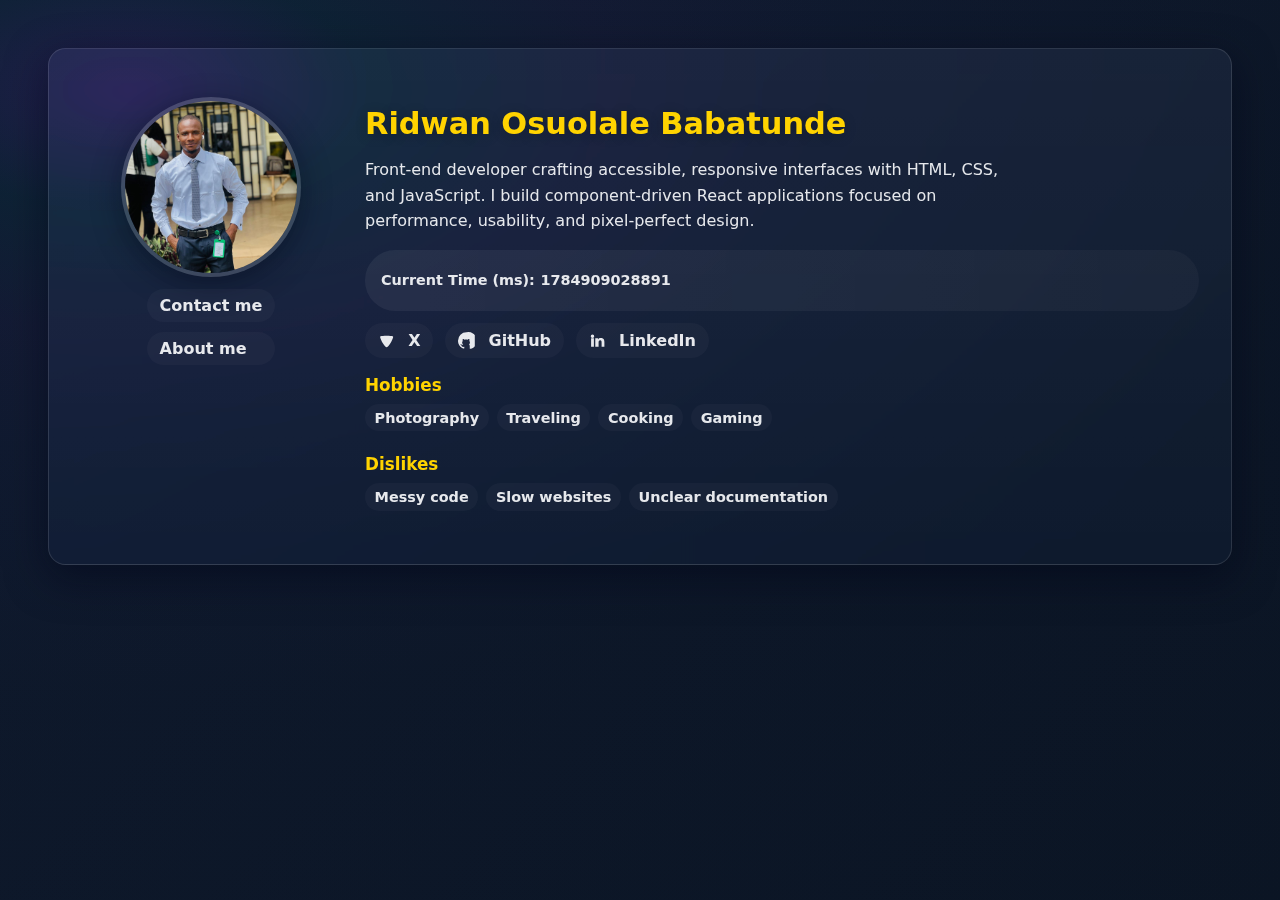
<file: index.html>
<!DOCTYPE html>
<html lang="en">
  <head>
    <meta charset="UTF-8" />
    <meta name="viewport" content="width=device-width, initial-scale=1.0" />
    <title>Responsive Profile Card - Stage 0</title>
    <link rel="stylesheet" href="style.css" />
  </head>
  <body>
    <svg aria-hidden="true" style="display: none">
      <symbol id="icon-x" viewBox="0 0 24 24">
        <path
          d="M21.6 7.47c.24-.82-.18-1.42-.9-1.54-1.03-.18-4.29-.63-8.35-.63-4.06 0-7.35.45-8.37.63-.72.12-1.13.72-.9 1.54.7 2.41 2.17 5.85 4.1 9.02 1.9 3.1 4.1 5.23 5.14 5.23 1.05 0 3.25-2.13 5.16-5.23 1.94-3.17 3.4-6.61 4.1-9.02z"
        />
      </symbol>
      <symbol id="icon-github" viewBox="0 0 24 24">
        <path
          d="M12 .5A12 12 0 0 0 0 12.5c0 5.3 3.4 9.8 8.2 11.4.6.1.8-.3.8-.6v-2.1c-3.3.7-4-1.6-4-1.6-.5-1.3-1.2-1.6-1.2-1.6-1-.7.1-.7.1-.7 1.1.1 1.7 1.1 1.7 1.1 1 .1 1.6-.7 1.9-1.1-.8-.1-1.6-.4-1.6-1.8 0-1.2.4-2 .9-2.7-.1-.2-.4-1.3.1-2.7 0 0 .7-.2 2.4 1 .7-.2 1.5-.3 2.2-.3.7 0 1.5.1 2.2.3 1.7-1.2 2.4-1 2.4-1 .5 1.4.2 2.5.1 2.7.6.7.9 1.5.9 2.7 0 1.4-.8 1.7-1.6 1.8.5.4 1.3 1.3 1.3 2.7v4c0 .3.2.7.8.6A12 12 0 0 0 12 .5z"
        />
      </symbol>
      <symbol id="icon-linkedin" viewBox="0 0 24 24">
        <path
          d="M4.98 3.5A2.5 2.5 0 1 1 4.98 8.5 2.5 2.5 0 0 1 4.98 3.5zM3 9h4v12H3zM9 9h3.8v1.6h.1c.5-.9 1.7-1.9 3.6-1.9C20.9 8.7 22 11 22 14.6V21h-4v-6.1c0-1.4 0-3.2-2-3.2-2 0-2.3 1.6-2.3 3.1V21H9z"
        />
      </symbol>
      <symbol id="icon-camera" viewBox="0 0 24 24">
        <path
          d="M4 7h3l1.3-1.6A2 2 0 0 1 10.6 4h2.8c.7 0 1.3.3 1.6.8L16 7h3a2 2 0 0 1 2 2v9a2 2 0 0 1-2 2H4a2 2 0 0 1-2-2V9a2 2 0 0 1 2-2zM12 9a4 4 0 1 0 .001 8.001A4 4 0 0 0 12 9z"
        />
      </symbol>
      <symbol id="icon-chevron" viewBox="0 0 24 24">
        <path
          d="M6 9l6 6 6-6"
          fill="none"
          stroke="currentColor"
          stroke-width="2"
          stroke-linecap="round"
          stroke-linejoin="round"
        />
      </symbol>
    </svg>

    <main>
      <article data-testid="test-profile-card" class="profile-card">
        <figure class="profile-avatar">
          <img
            src="xikg.jpg"
            alt="Profile photo of Ridwan Osuolale"
            data-testid="test-user-avatar"
          />

          <div class="avatar-actions">
            <a
              href="contact.html"
              class="action-btn"
              data-testid="test-user-contact"
              >Contact me</a
            >
            <a
              href="about.html"
              class="action-btn"
              data-testid="test-user-about"
              >About me</a
            >
          </div>
        </figure>

        <div class="profile-info">
          <header>
            <h2 data-testid="test-user-name">Ridwan Osuolale Babatunde</h2>
          </header>

          <p data-testid="test-user-bio" class="profile-bio" id="bio">
            Front-end developer crafting accessible, responsive interfaces with
            HTML, CSS, and JavaScript. I build component-driven React
            applications focused on performance, usability, and pixel-perfect
            design.
          </p>

          <div class="meta-row">
            <p class="profile-time">
              Current Time (ms):
              <time data-testid="test-user-time" id="userTime"></time>
            </p>
          </div>

          <nav aria-label="Social Links">
            <ul class="social-links" data-testid="test-user-social-links">
              <li>
                <a
                  href="https://x.com/ridwanullahx"
                  target="_blank"
                  rel="noopener noreferrer"
                  data-testid="test-user-social-x"
                  aria-label="Ridwan on X"
                >
                  <svg class="icon" aria-hidden="true">
                    <use href="#icon-x"></use>
                  </svg>
                  <span>X</span>
                </a>
              </li>
              <li>
                <a
                  href="https://github.com/ridwxnullxh"
                  target="_blank"
                  rel="noopener noreferrer"
                  data-testid="test-user-social-github"
                >
                  <svg class="icon" aria-hidden="true">
                    <use href="#icon-github"></use>
                  </svg>
                  <span>GitHub</span>
                </a>
              </li>
              <li>
                <a
                  href="https://linkedin.com/"
                  target="_blank"
                  rel="noopener noreferrer"
                  data-testid="test-user-social-linkedin"
                >
                  <svg class="icon" aria-hidden="true">
                    <use href="#icon-linkedin"></use>
                  </svg>
                  <span>LinkedIn</span>
                </a>
              </li>
            </ul>
          </nav>

          <section aria-labelledby="hobbies-title">
            <h3 id="hobbies-title">Hobbies</h3>
            <ul data-testid="test-user-hobbies" class="hobbies">
              <li>Photography</li>
              <li>Traveling</li>
              <li>Cooking</li>
              <li>Gaming</li>
            </ul>
          </section>

          <section aria-labelledby="dislikes-title">
            <h3 id="dislikes-title">Dislikes</h3>
            <ul data-testid="test-user-dislikes" class="dislikes">
              <li>Messy code</li>
              <li>Slow websites</li>
              <li>Unclear documentation</li>
            </ul>
          </section>
        </div>
      </article>
    </main>

    <script src="script.js"></script>
  </body>
</html>
</file>
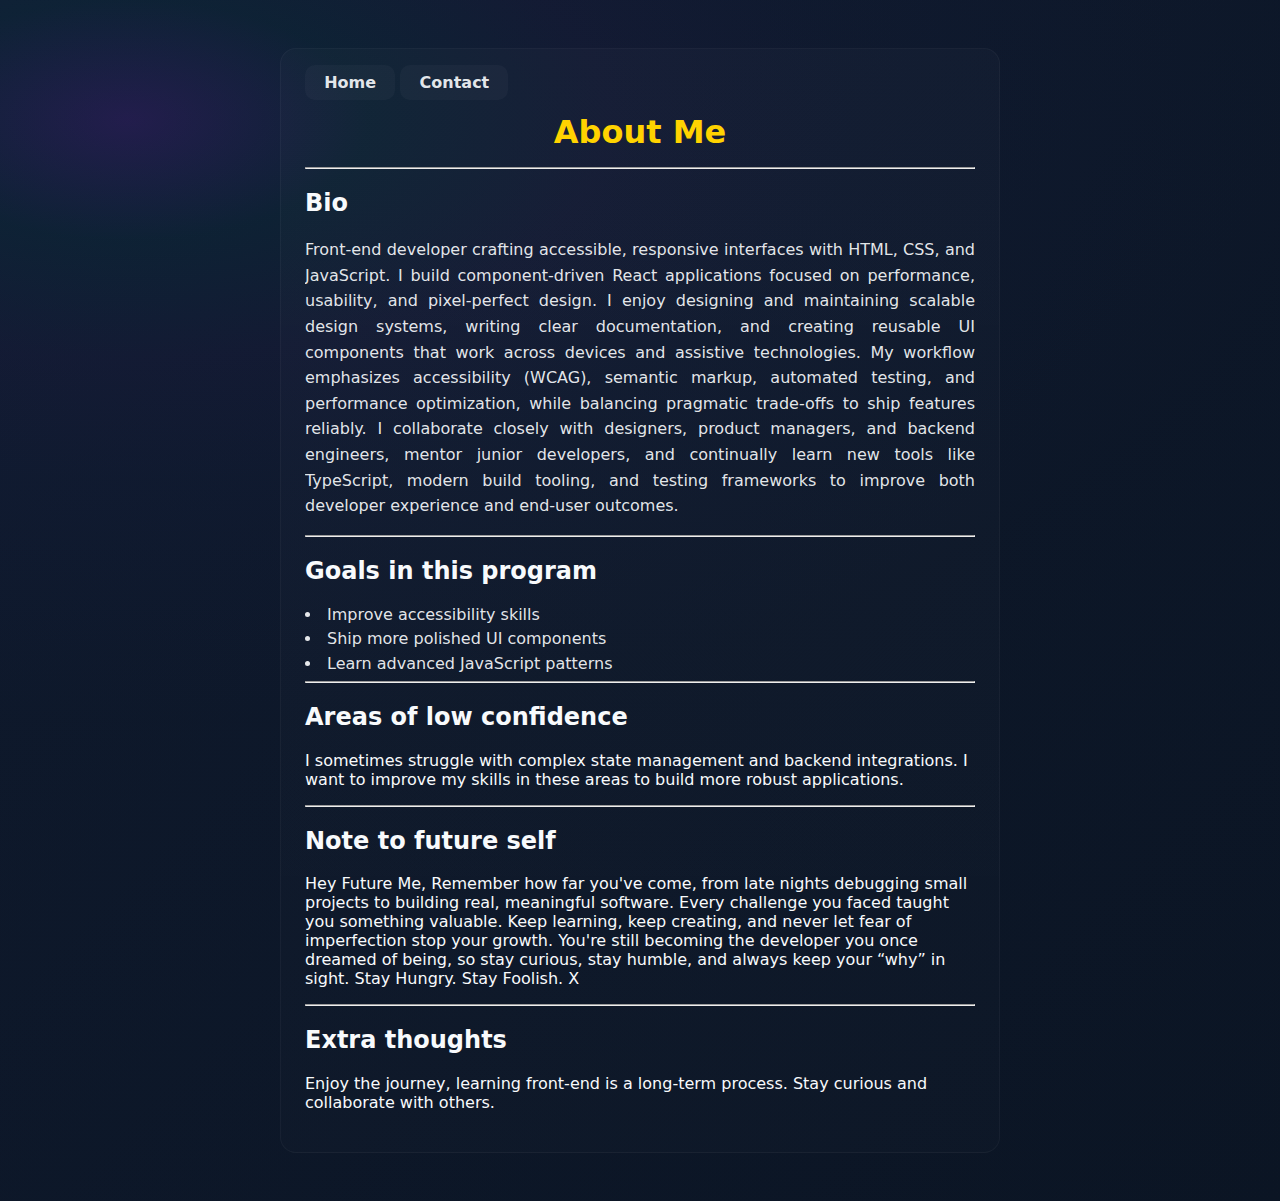
<file: about.html>
<!DOCTYPE html>
<html lang="en">
  <head>
    <meta charset="utf-8" />
    <meta name="viewport" content="width=device-width,initial-scale=1" />
    <title>About — Responsive Profile Card</title>
    <link rel="stylesheet" href="style.css" />
  </head>
  <body>
    <main data-testid="test-about-page">
      <article class="about-card">
        <!-- <button class="home-btn" onclick="window.history.back()">Go Back</button -->
        <a class="home-btn" href="/index.html">Home</a>
        <a class="home-btn" href="/contact.html">Contact</a>
        <header>
          <h1>About Me</h1>
        </header>
        <hr />

        <section
          aria-labelledby="bio-title"
          data-testid="test-about-bio"
          class="about-bio"
        >
          <h2 id="bio-title">Bio</h2>
          <p>
            Front-end developer crafting accessible, responsive interfaces with
            HTML, CSS, and JavaScript. I build component-driven React
            applications focused on performance, usability, and pixel-perfect
            design. I enjoy designing and maintaining scalable design systems,
            writing clear documentation, and creating reusable UI components
            that work across devices and assistive technologies. My workflow
            emphasizes accessibility (WCAG), semantic markup, automated testing,
            and performance optimization, while balancing pragmatic trade-offs
            to ship features reliably. I collaborate closely with designers,
            product managers, and backend engineers, mentor junior developers,
            and continually learn new tools like TypeScript, modern build
            tooling, and testing frameworks to improve both developer experience
            and end-user outcomes.
          </p>
        </section>
        <hr />

        <section aria-labelledby="goals-title" data-testid="test-about-goals">
          <h2 id="goals-title">Goals in this program</h2>
          <ul>
            <li>Improve accessibility skills</li>
            <li>Ship more polished UI components</li>
            <li>Learn advanced JavaScript patterns</li>
          </ul>
        </section>
        <hr />
        <section
          aria-labelledby="confidence-title"
          data-testid="test-about-confidence"
        >
          <h2 id="confidence-title">Areas of low confidence</h2>
          <p>
            I sometimes struggle with complex state management and backend
            integrations. I want to improve my skills in these areas to build
            more robust applications.
          </p>
        </section>
        <hr />
        <section
          aria-labelledby="future-title"
          data-testid="test-about-future-note"
        >
          <h2 id="future-title">Note to future self</h2>
          <p>
            Hey Future Me, Remember how far you've come, from late nights
            debugging small projects to building real, meaningful software.
            Every challenge you faced taught you something valuable. Keep
            learning, keep creating, and never let fear of imperfection stop
            your growth. You're still becoming the developer you once dreamed of
            being, so stay curious, stay humble, and always keep your “why” in
            sight. Stay Hungry. Stay Foolish. X
          </p>
        </section>
        <hr />
        <section aria-labelledby="extra-title" data-testid="test-about-extra">
          <h2 id="extra-title">Extra thoughts</h2>
          <p>
            Enjoy the journey, learning front-end is a long-term process. Stay
            curious and collaborate with others.
          </p>
        </section>
      </article>
    </main>
  </body>
</html>
</file>
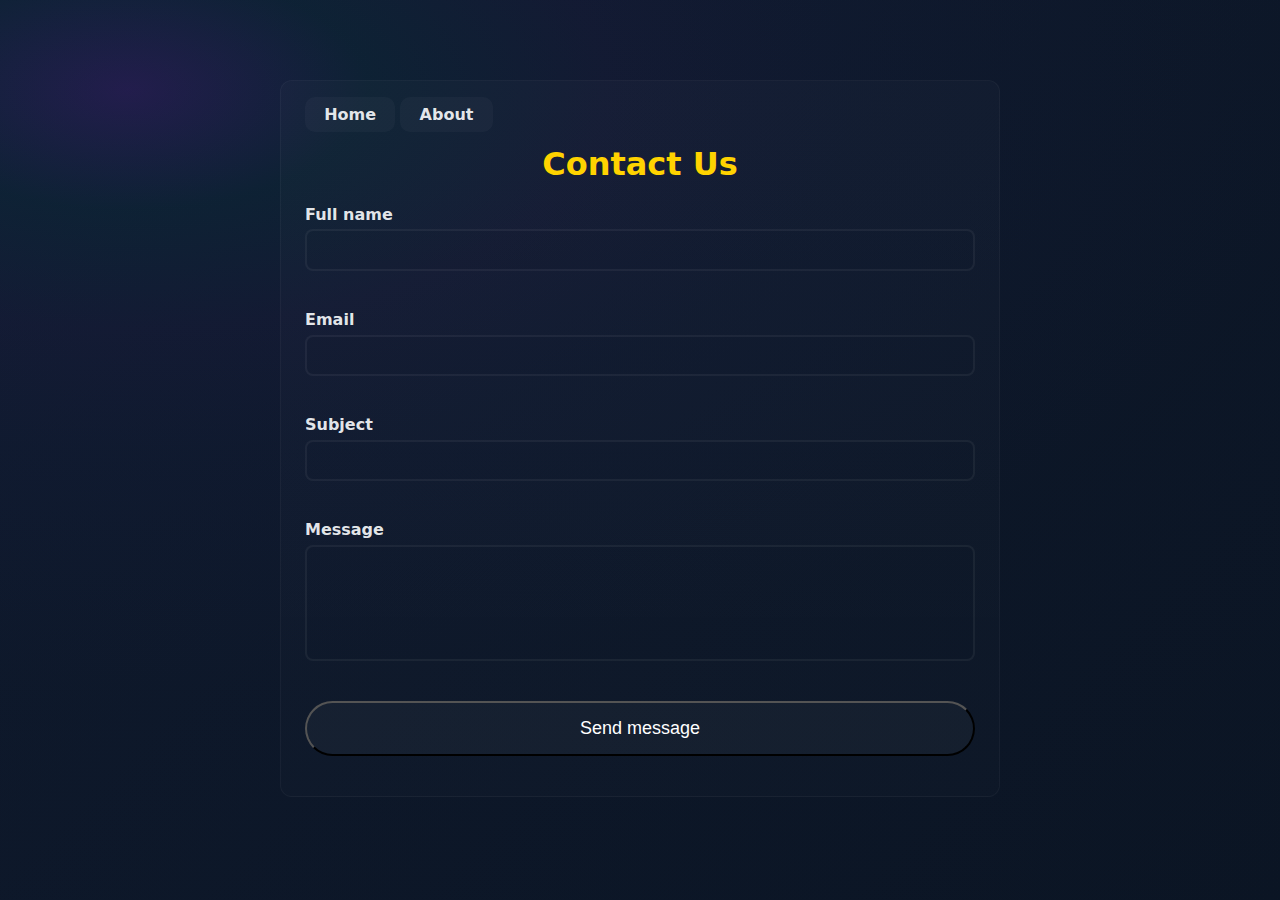
<file: contact.html>
<!DOCTYPE html>
<html lang="en">
  <head>
    <meta charset="utf-8" />
    <meta name="viewport" content="width=device-width,initial-scale=1" />
    <title>Contact — Responsive Profile Card</title>
    <link rel="stylesheet" href="style.css" />
  </head>
  <body>
    <main>
      <article class="contact-card">
        <!-- <a class="home-btn" onclick="window.history.back()"> Go Back </a> -->
        <a class="home-btn" href="/index.html">Home</a>
        <a class="home-btn" href="/about.html">About</a>
        <h1>Contact Us</h1>
        <form id="contactForm" novalidate>
          <div class="form-row">
            <label for="name">Full name</label>
            <input
              id="name"
              name="name"
              type="text"
              data-testid="test-contact-name"
              aria-describedby="error-name"
              required
            />
            <div
              id="error-name"
              class="form-error"
              data-testid="test-contact-error-name"
              aria-live="polite"
            ></div>
          </div>

          <div class="form-row">
            <label for="email">Email</label>
            <input
              id="email"
              name="email"
              type="email"
              data-testid="test-contact-email"
              aria-describedby="error-email"
              required
            />
            <div
              id="error-email"
              class="form-error"
              data-testid="test-contact-error-email"
              aria-live="polite"
            ></div>
          </div>

          <div class="form-row">
            <label for="subject">Subject</label>
            <input
              id="subject"
              name="subject"
              type="text"
              data-testid="test-contact-subject"
              aria-describedby="error-subject"
              required
            />
            <div
              id="error-subject"
              class="form-error"
              data-testid="test-contact-error-subject"
              aria-live="polite"
            ></div>
          </div>

          <div class="form-row">
            <label for="message">Message</label>
            <textarea
              id="message"
              name="message"
              rows="6"
              data-testid="test-contact-message"
              aria-describedby="error-message"
              required
            ></textarea>
            <div
              id="error-message"
              class="form-error"
              data-testid="test-contact-error-message"
              aria-live="polite"
            ></div>
          </div>

          <div class="form-row">
            <button type="submit" data-testid="test-contact-submit">
              Send message
            </button>
          </div>

          <div
            id="form-success"
            class="form-success"
            data-testid="test-contact-success"
            aria-live="polite"
            hidden
          ></div>
        </form>
      </article>
    </main>

    <script src="script.js"></script>
  </body>
</html>
</file>
<file: style.css>
/* Theme and layout for Responsive Profile Card — glass effect + abstract background */
:root {
  --bg: radial-gradient(
      1200px 600px at 10% 10%,
      rgba(124, 58, 237, 0.18) 0%,
      rgba(6, 182, 212, 0.07) 20%,
      rgba(99, 102, 241, 0.06) 40%,
      rgba(59, 130, 246, 0.04) 60%,
      rgba(14, 165, 233, 0.02) 100%
    ),
    linear-gradient(135deg, #0f172a 0%, #0b1220 100%);
  --card-bg: rgba(255, 255, 255, 0.06);
  --card-border: rgba(255, 255, 255, 0.12);
  --text: #f8fafc;
  --muted: rgba(248, 250, 252, 0.92);
  --accent: #ffd300;
  --accent-2: #60a5fa;
  --radius: 1rem;
  --shadow: 0 12px 40px rgba(2, 6, 23, 0.55);
}

* {
  box-sizing: border-box;
}

body {
  font-family: system-ui, -apple-system, "Segoe UI", Roboto, "Helvetica Neue",
    Arial;
  background: var(--bg);
  color: var(--text);
  margin: 0;
  padding: 3rem;
  display: flex;
  justify-content: center;
  align-items: flex-start;
  min-height: 100vh;
}

main {
  width: 100%;
  max-width: 1000px;
}

/* Glass-like card */
.profile-card {
  background: linear-gradient(
    180deg,
    rgba(255, 255, 255, 0.05),
    rgba(255, 255, 255, 0.02)
  );
  backdrop-filter: blur(10px) saturate(120%);
  -webkit-backdrop-filter: blur(10px) saturate(120%);
  border: 1px solid var(--card-border);
  border-radius: calc(var(--radius) * 1.1);
  box-shadow: var(--shadow);
  overflow: hidden;
  display: grid;
  grid-template-columns: 1fr;
  gap: 1rem;
  align-items: start;
  padding: 1.5rem;
}

/* Avatar */
.profile-avatar {
  display: flex;
  flex-direction: column;
  align-items: center;
}
.profile-avatar img {
  width: 150px;
  height: 150px;
  border-radius: 50%;
  object-fit: cover;
  border: 4px solid rgba(255, 255, 255, 0.16);
  box-shadow: 0 8px 30px rgba(2, 6, 23, 0.45);
}
.avatar-actions {
  margin-top: 0.75rem;
  display: flex;
  flex-direction: column;
  gap: 0.6rem;
}
.avatar-actions .action-btn {
  appearance: none;
  -webkit-appearance: none;
  display: inline-flex;
  align-items: center;
  gap: 0.4rem;
  padding: 0.45rem 0.8rem;
  border-radius: 999px;
  background: rgba(255, 255, 255, 0.03);
  color: var(--muted);
  text-decoration: none;
  font-weight: 700;
  transition: transform 0.12s ease, background 0.12s ease;
}
.avatar-actions .action-btn:hover,
.avatar-actions .action-btn:focus {
  transform: translateY(-3px);
  background: linear-gradient(
    90deg,
    rgba(255, 255, 255, 0.06),
    rgba(255, 255, 255, 0.03)
  );
  color: var(--accent-2);
  outline: none;
}

/* Info */
.profile-info {
  text-align: center;
  width: 100%;
}
.profile-info h2 {
  margin-bottom: 0.5rem;
  color: var(--accent);
  font-size: 1.9rem;
  text-shadow: 0 2px 12px rgba(0, 0, 0, 0.25);
}
.profile-bio {
  line-height: 1.6;
  margin-bottom: 1rem;
  color: var(--muted);
  max-width: 65ch;
  overflow: hidden;
  /* display: -webkit-box; */
  -webkit-line-clamp: 3;
  line-clamp: 3;
  /* -webkit-box-orient: vertical; */
  word-wrap: break-word;
}
.home-btn {
  appearance: none;
  /* -webkit-appearance: none; */
  justify-content: center;
  padding: 0.5rem 1.2rem;
  border-radius: 10px;
  background: rgba(255, 255, 255, 0.03);
  color: var(--muted);
  font-weight: 700;
  border: none;
  cursor: pointer;
  text-decoration: none;
  transition: transform 0.12s ease, background 0.12s ease;
}
.about-card {
  margin: 0 auto;
  padding: 1.5rem;
  background: linear-gradient(
    180deg,
    rgba(255, 255, 255, 0.02),
    rgba(255, 255, 255, 0.01)
  );
  max-width: 720px;
  border-radius: var(--radius);
  border: 1px solid rgba(255, 255, 255, 0.04);
}
.about-card h1 {
  color: var(--accent);
  text-align: center;
  margin-bottom: 1rem;
}

.about-bio p {
  line-height: 1.6;
  margin-bottom: 1rem;
  color: var(--muted);
  text-align: justify;
  overflow: hidden;
}

.meta-row {
  display: flex;
  gap: 0.75rem;
  align-items: center;
  justify-content: center;
  margin-bottom: 0.75rem;
  width: auto;
  min-width: 200px;
  max-width: 100%;
  padding: 8px 16px;
  background: linear-gradient(
    90deg,
    rgba(255, 255, 255, 0.06),
    rgba(255, 255, 255, 0.03)
  );
  border-radius: 40px;
  overflow: hidden;
}
.meta-row .profile-time {
  color: var(--muted);
  font-weight: 600;
  display: flex;
  align-items: center;
  gap: 0.35rem;
  font-size: 0.9rem;
  white-space: nowrap;
  overflow: hidden;
  text-overflow: ellipsis;
}

/* Social links */
.social-links {
  display: flex;
  justify-content: center;
  flex-wrap: wrap;
  gap: 0.75rem;
  list-style: none;
  padding: 0;
  margin: 0 0 1rem 0;
}
.social-links a {
  color: var(--muted);
  text-decoration: none;
  font-weight: 700;
  background: rgba(255, 255, 255, 0.03);
  padding: 0.5rem 0.8rem;
  border-radius: 999px;
  display: inline-flex;
  align-items: center;
  gap: 0.5rem;
  transition: transform 0.12s ease, background 0.12s ease, color 0.12s ease;
}
.social-links a:hover,
.social-links a:focus {
  transform: translateY(-3px);
  background: linear-gradient(
    90deg,
    rgba(255, 255, 255, 0.06),
    rgba(255, 255, 255, 0.03)
  );
  color: var(--accent-2);
  outline: none;
}
.social-links a .icon {
  margin-right: 0.35rem;
  vertical-align: middle;
}

/* Icon styles */
.icon {
  width: 1.05rem;
  height: 1.05rem;
  fill: currentColor;
  stroke: none;
}
.icon.small {
  width: 0.9rem;
  height: 0.9rem;
}

/* Sections */
section {
  margin-top: 1rem;
}
section h3 {
  margin-bottom: 0.25rem;
  color: var(--accent);
  font-size: 1.05rem;
}
section ul {
  list-style: disc inside;
  padding: 0;
  margin: 0;
  color: var(--muted);
}
section ul li {
  margin: 0.35rem 0;
}
/* Hobbies as responsive chips */
.profile-info
  [data-testid="test-user-hobbies"]
  /* [data-testid="test-user-dislikes"]  */ {
  display: flex;
  flex-wrap: wrap;
  gap: 0.5rem;
  justify-content: center;
  padding: 0;
  margin: 0.25rem 0 1rem 0;
}
.profile-info [data-testid="test-user-dislikes"] {
  display: flex;
  flex-wrap: wrap;
  gap: 0.5rem;
  justify-content: center;
  padding: 0;
  margin: 0.25rem 0 1rem 0;
}
.profile-info [data-testid="test-user-hobbies"] li {
  list-style: none;
  background: rgba(255, 255, 255, 0.03);
  color: var(--muted);
  padding: 0.35rem 0.6rem;
  border-radius: 999px;
  font-weight: 600;
  font-size: 0.9rem;
  white-space: nowrap;
}
.profile-info [data-testid="test-user-dislikes"] li {
  list-style: none;
  background: rgba(255, 255, 255, 0.03);
  color: var(--muted);
  padding: 0.35rem 0.6rem;
  border-radius: 999px;
  font-weight: 600;
  font-size: 0.9rem;
  white-space: nowrap;
}

@media (min-width: 640px) {
  .profile-info [data-testid="test-user-hobbies"] {
    justify-content: flex-start;
  }
}
@media (min-width: 640px) {
  .profile-info [data-testid="test-user-dislikes"] {
    justify-content: flex-start;
  }
}
.contact-card {
  max-width: 720px;
  margin: 2rem auto;
  padding: 1.5rem;
  background: linear-gradient(
    180deg,
    rgba(255, 255, 255, 0.02),
    rgba(255, 255, 255, 0.01)
  );
  border-radius: 12px;
  border: 1px solid rgba(255, 255, 255, 0.04);
}
.contact-card h1 {
  color: var(--accent);
  text-align: center;
}
.form-row {
  margin-bottom: 1rem;
  display: flex;
  flex-direction: column;
}
.form-row label {
  margin-bottom: 0.35rem;
  color: var(--muted);
  font-weight: 600;
}
.form-row input,
.form-row textarea {
  padding: 0.7rem;
  border-radius: 8px;
  border: 2px solid rgba(237, 232, 232, 0.06);
  background: rgba(0, 0, 0, 0.02);
  color: var(--text);
}
.form-row textarea {
  resize: none;
}
.form-row input:focus,
.form-row textarea:focus {
  outline: 3px solid rgba(96, 165, 250, 0.12);
}
.form-error {
  color: #ffb4b4;
  min-height: 1.1rem;
  margin-top: 0.35rem;
  font-style: italic;
}
.form-success {
  color: #bbf7d0;
  text-align: center;
  font-weight: bolder;
  padding: 0.6rem;
  border-radius: 8px;
  margin-top: 1rem;
}
.form-row button {
  padding: 15px 0px;
  border-radius: 999px;
  background: rgba(255, 255, 255, 0.03);
  color: white;
  font-size: large;
}

/* Focus styles */
a:focus,
button:focus,
input:focus {
  outline: 3px solid rgba(124, 58, 237, 0.12);
  outline-offset: 2px;
}

/* Responsive */
@media (min-width: 640px) {
  .profile-card {
    grid-template-columns: 220px 1fr;
    gap: 1.5rem;
    padding: 1.5rem 2rem;
  }
  .profile-avatar img {
    width: 180px;
    height: 180px;
  }
  .profile-info {
    text-align: left;
  }
  .social-links {
    justify-content: flex-start;
  }
  .meta-row {
    justify-content: flex-start;
  }
}

@media (min-width: 1024px) {
  main {
    max-width: 1200px;
  }
  .profile-card {
    padding: 2rem;
    grid-template-columns: 260px 1fr;
  }
  .profile-bio {
    -webkit-line-clamp: 4;
    line-clamp: 4;
  }
}

/* small interaction tweaks */
.social-links a:active {
  transform: translateY(1px) scale(0.998);
}
</file>
